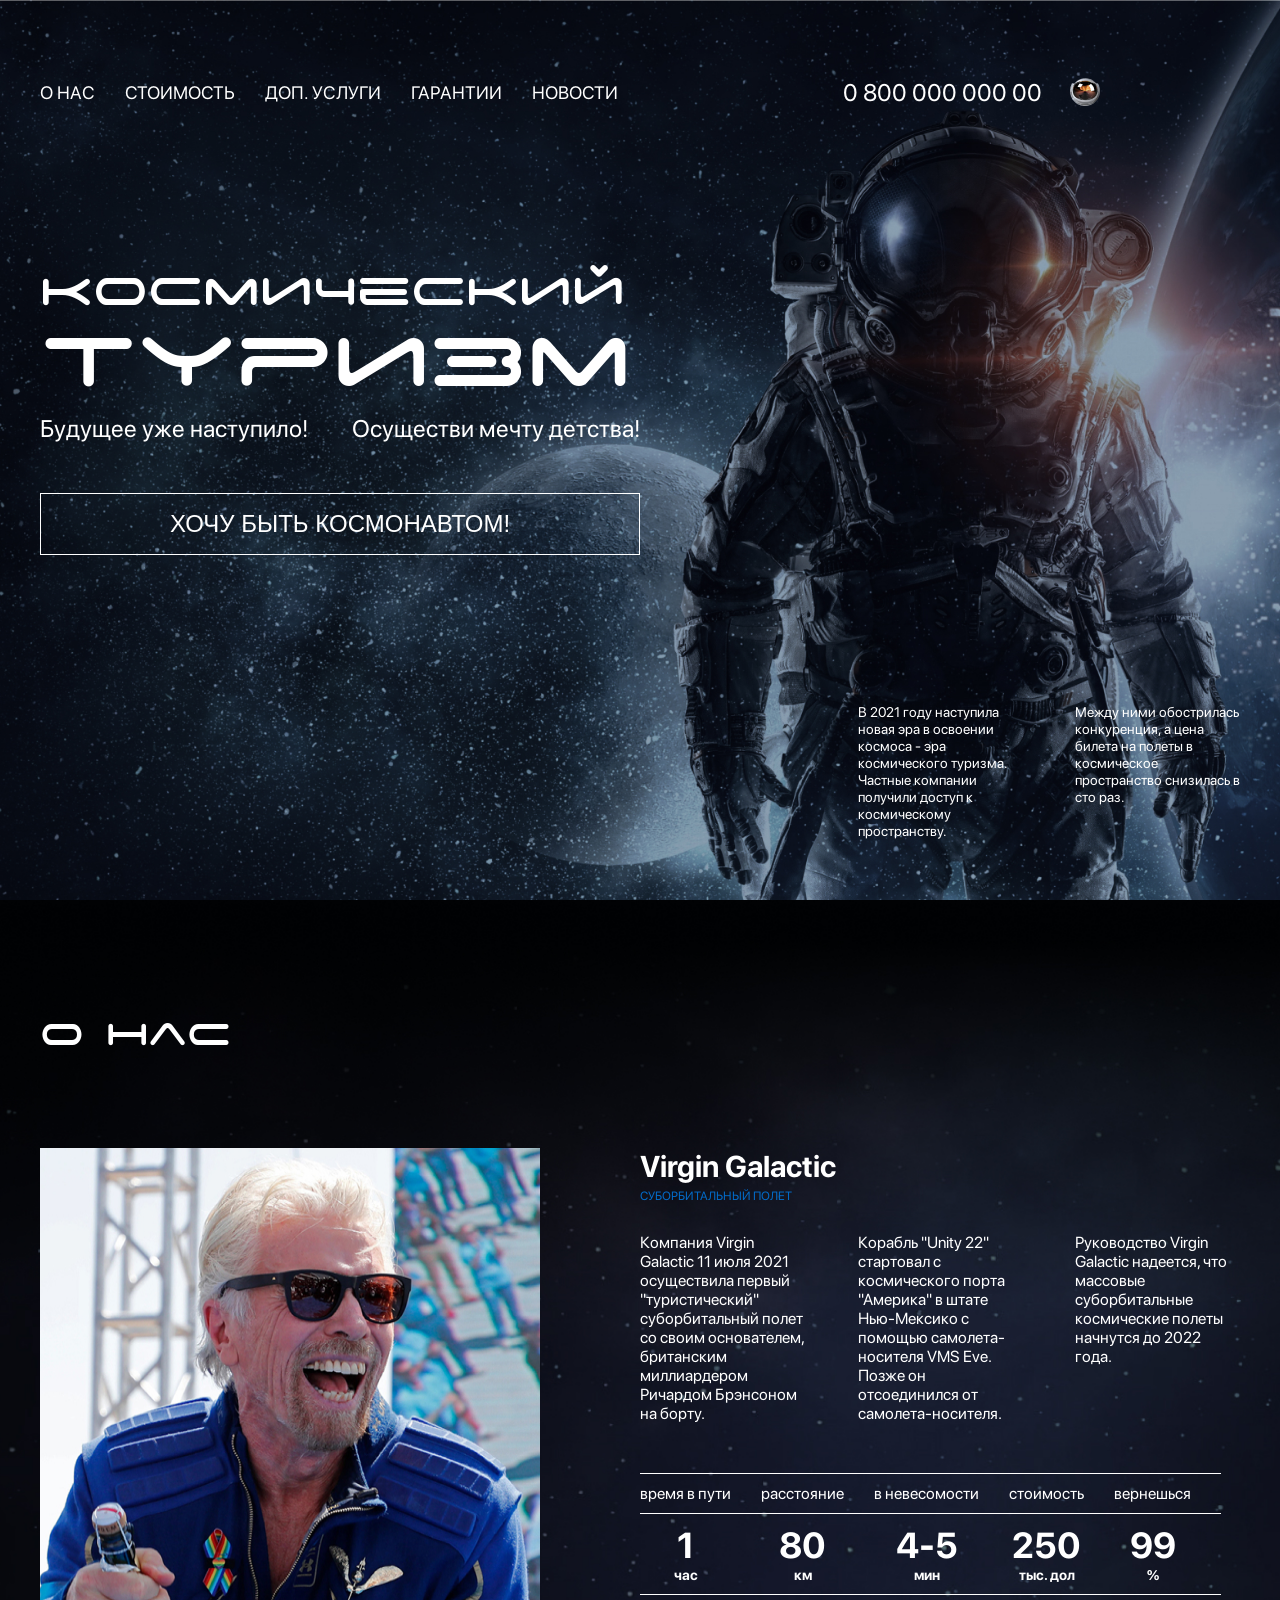
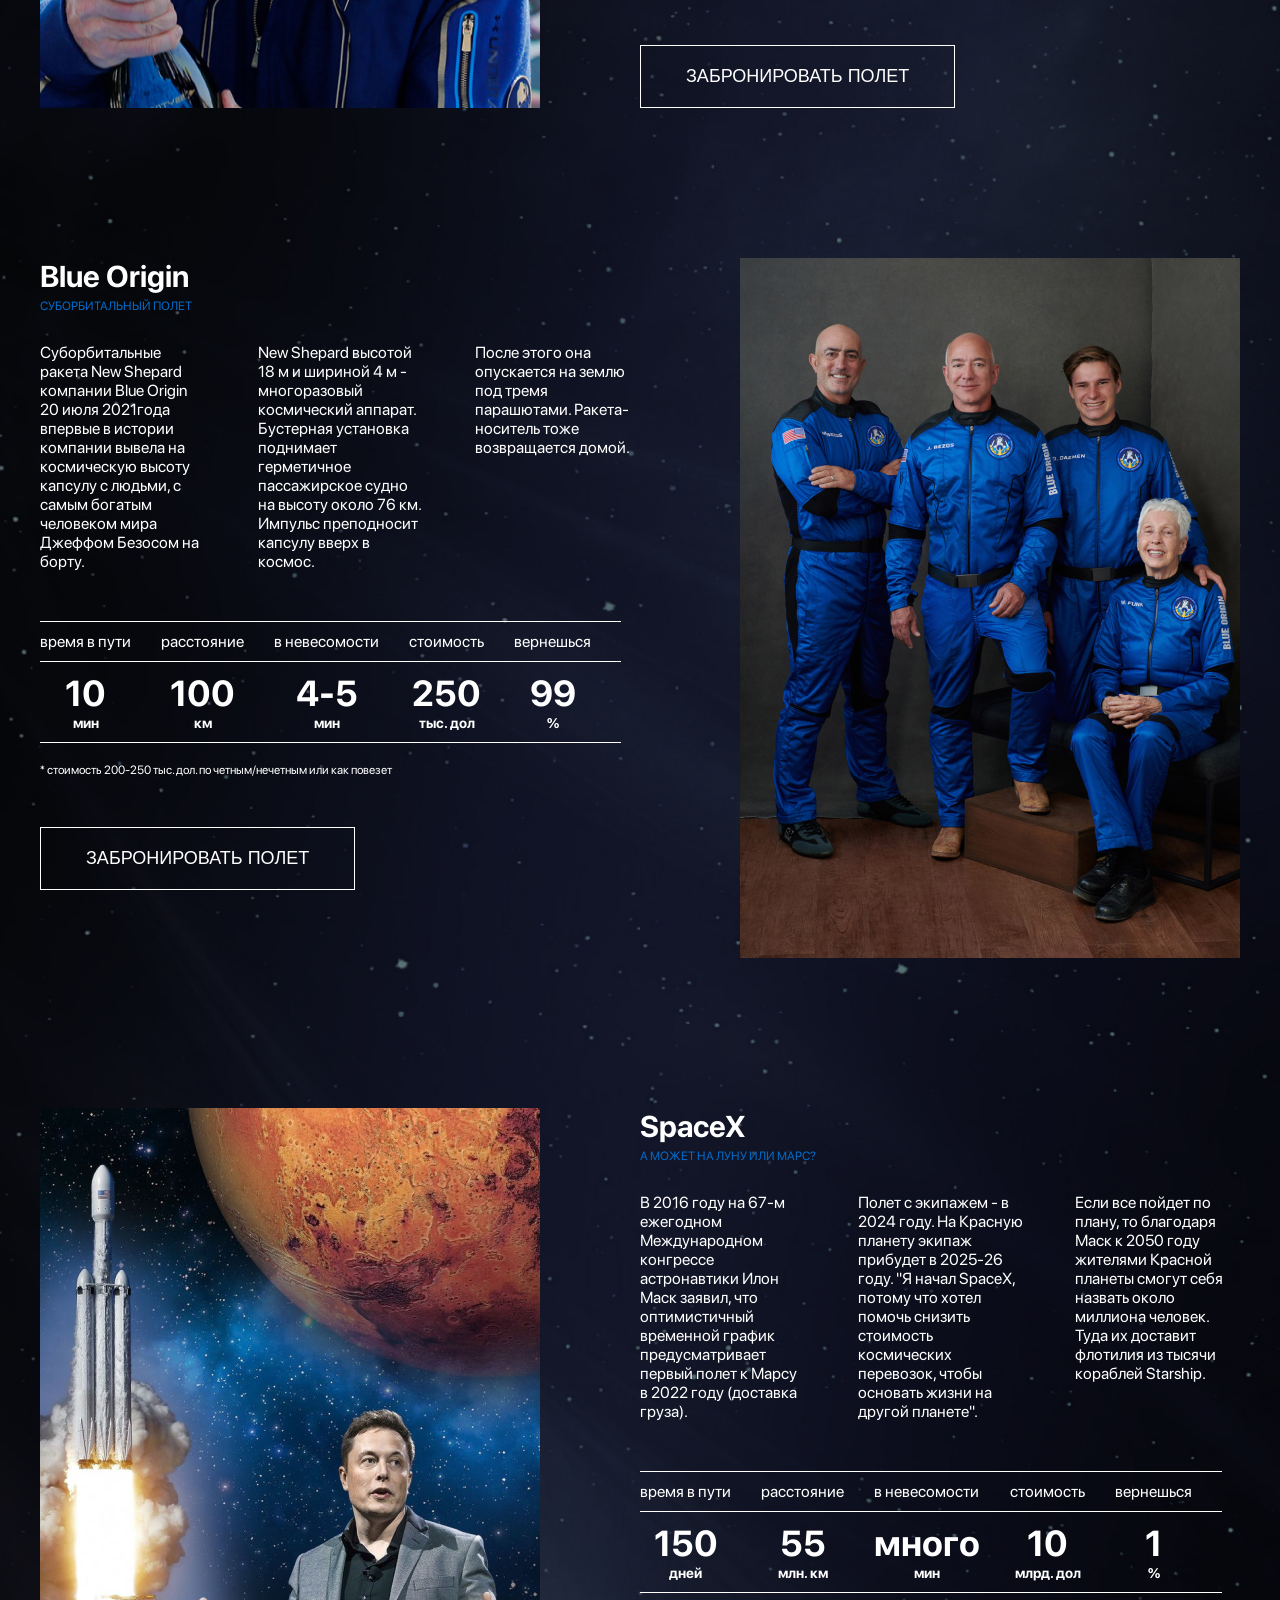
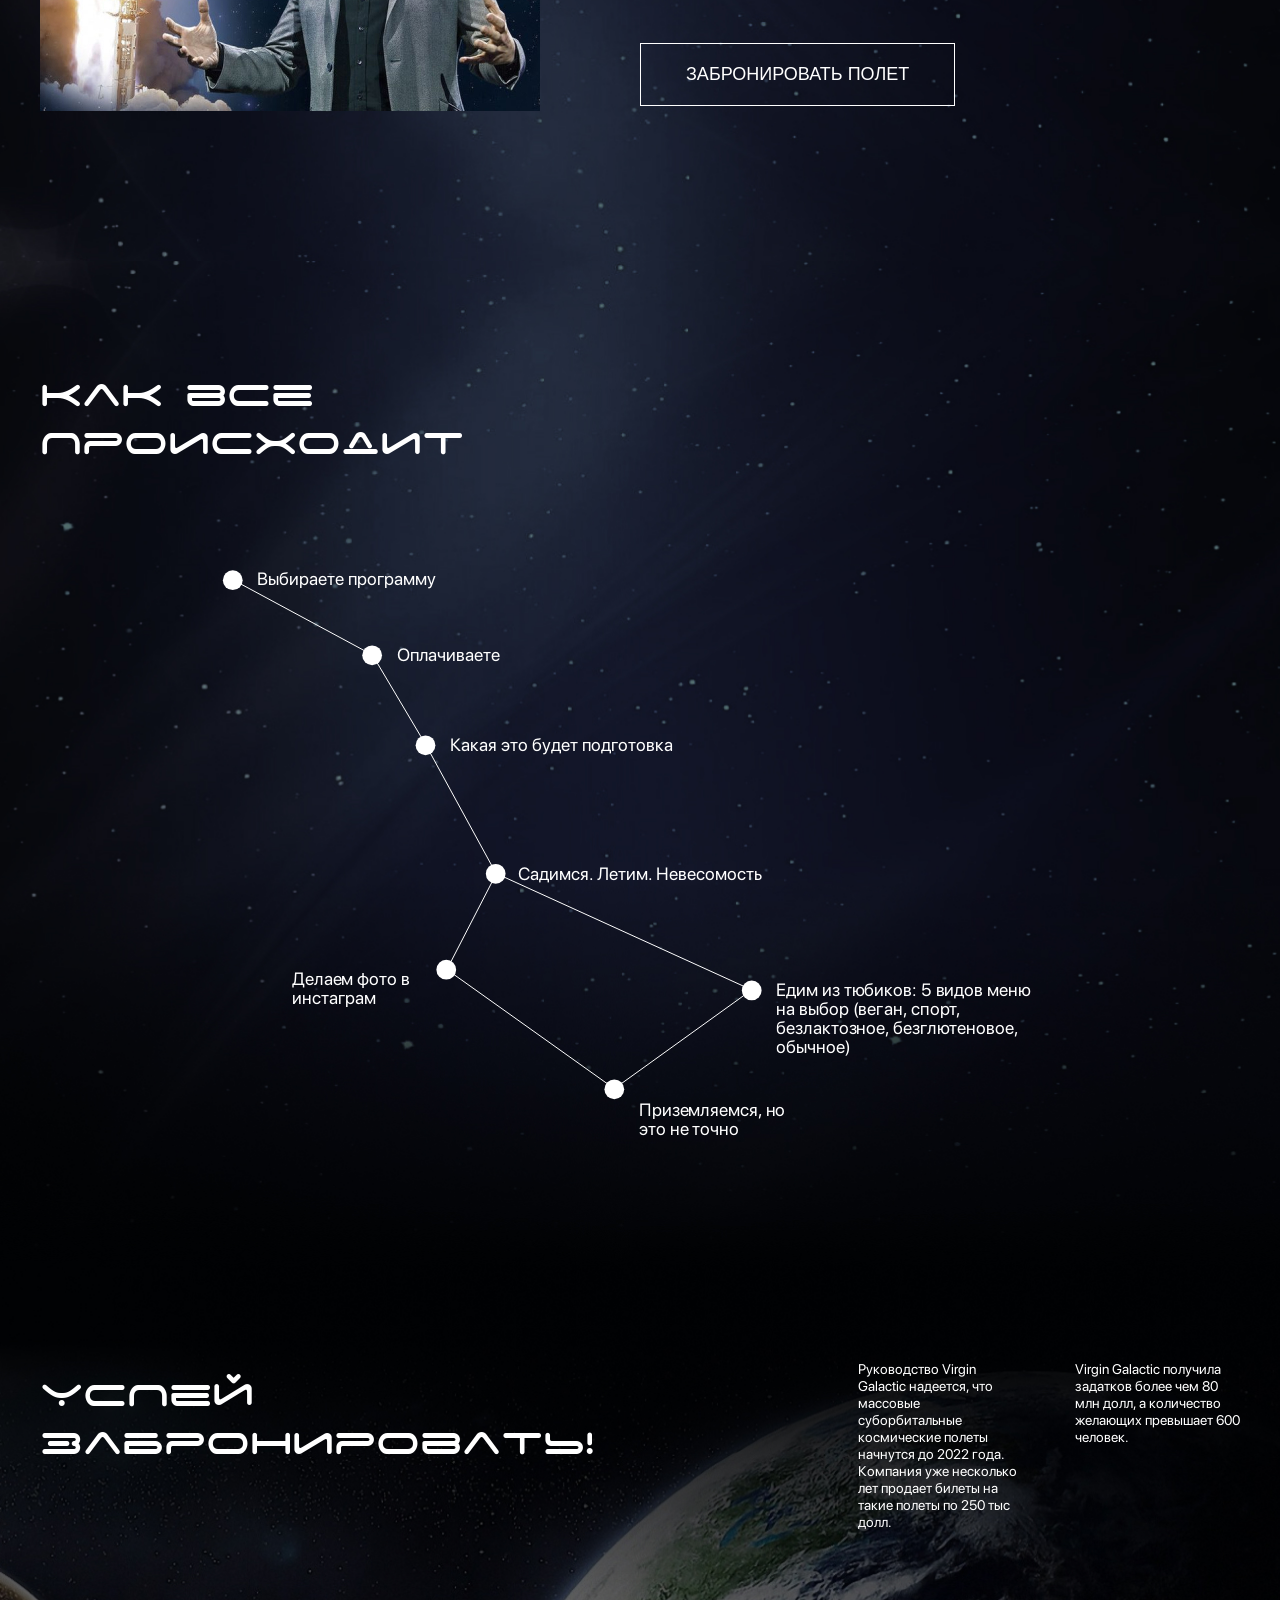
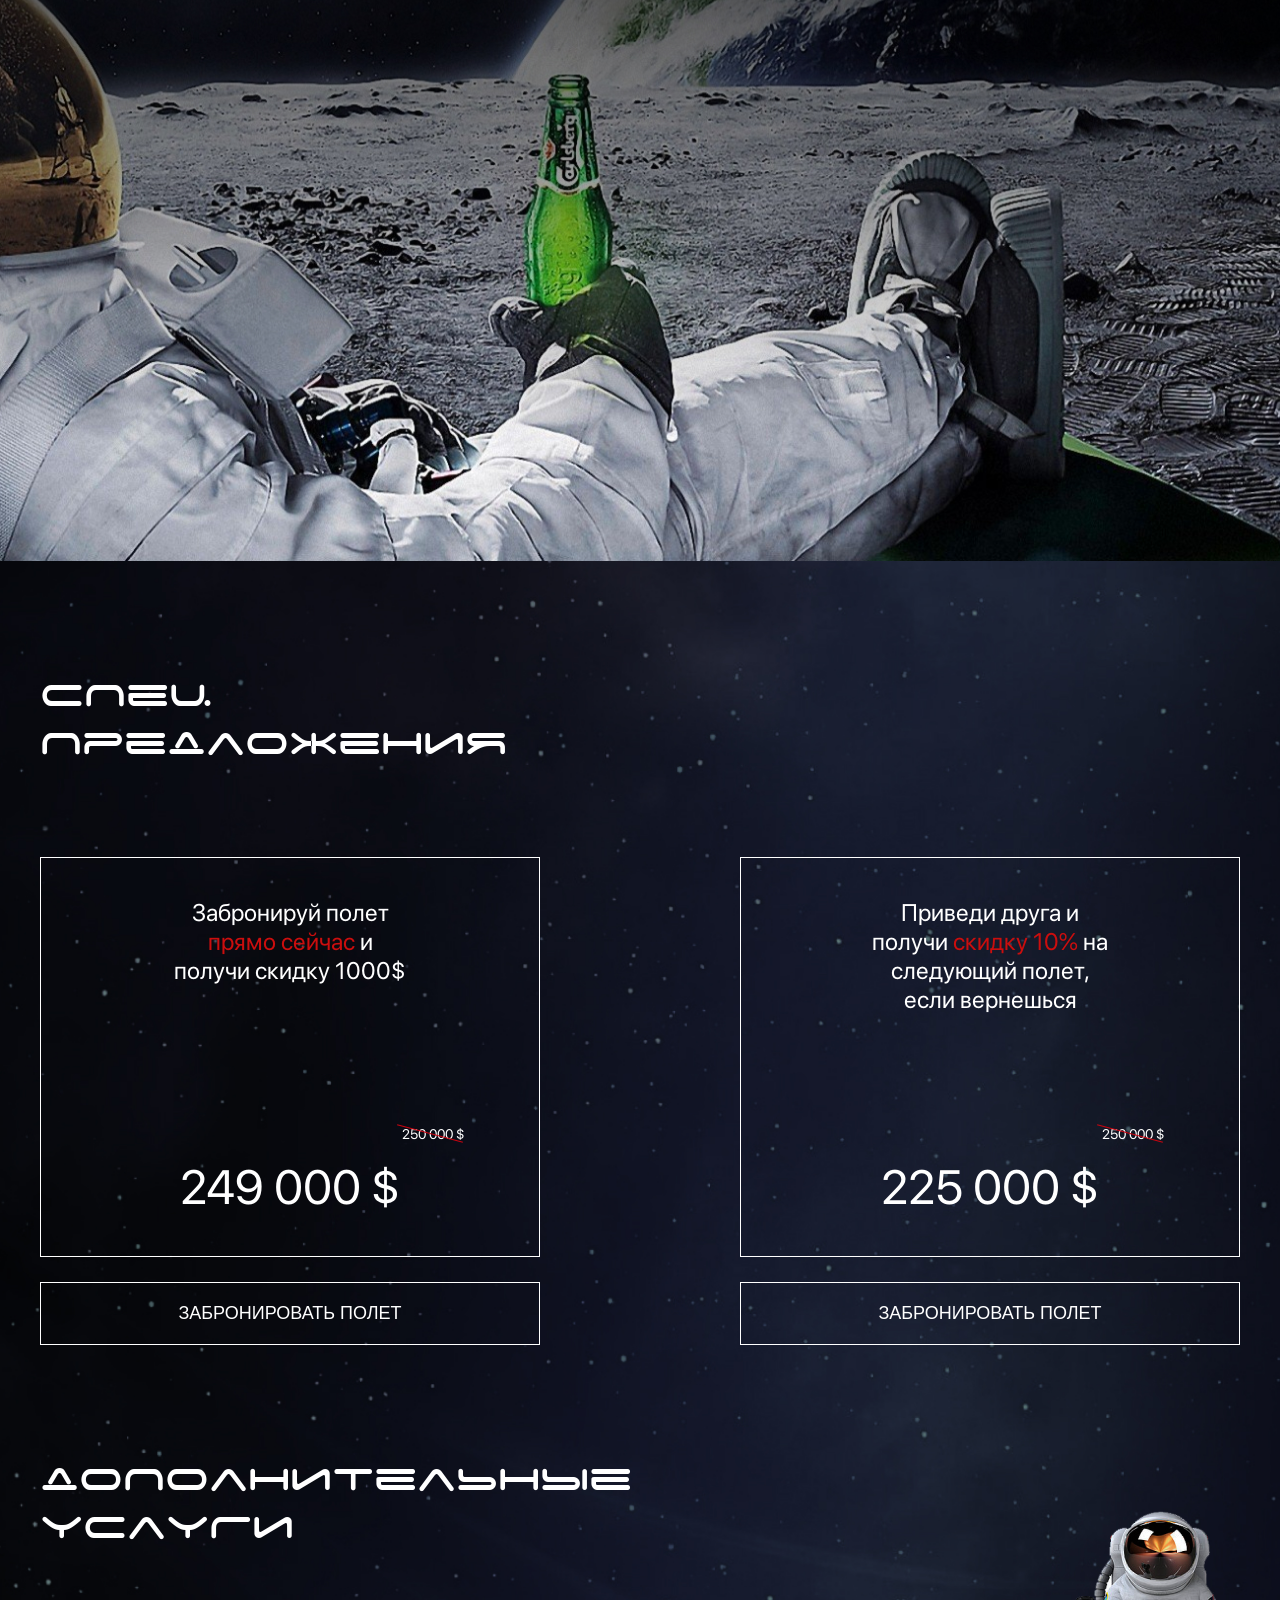
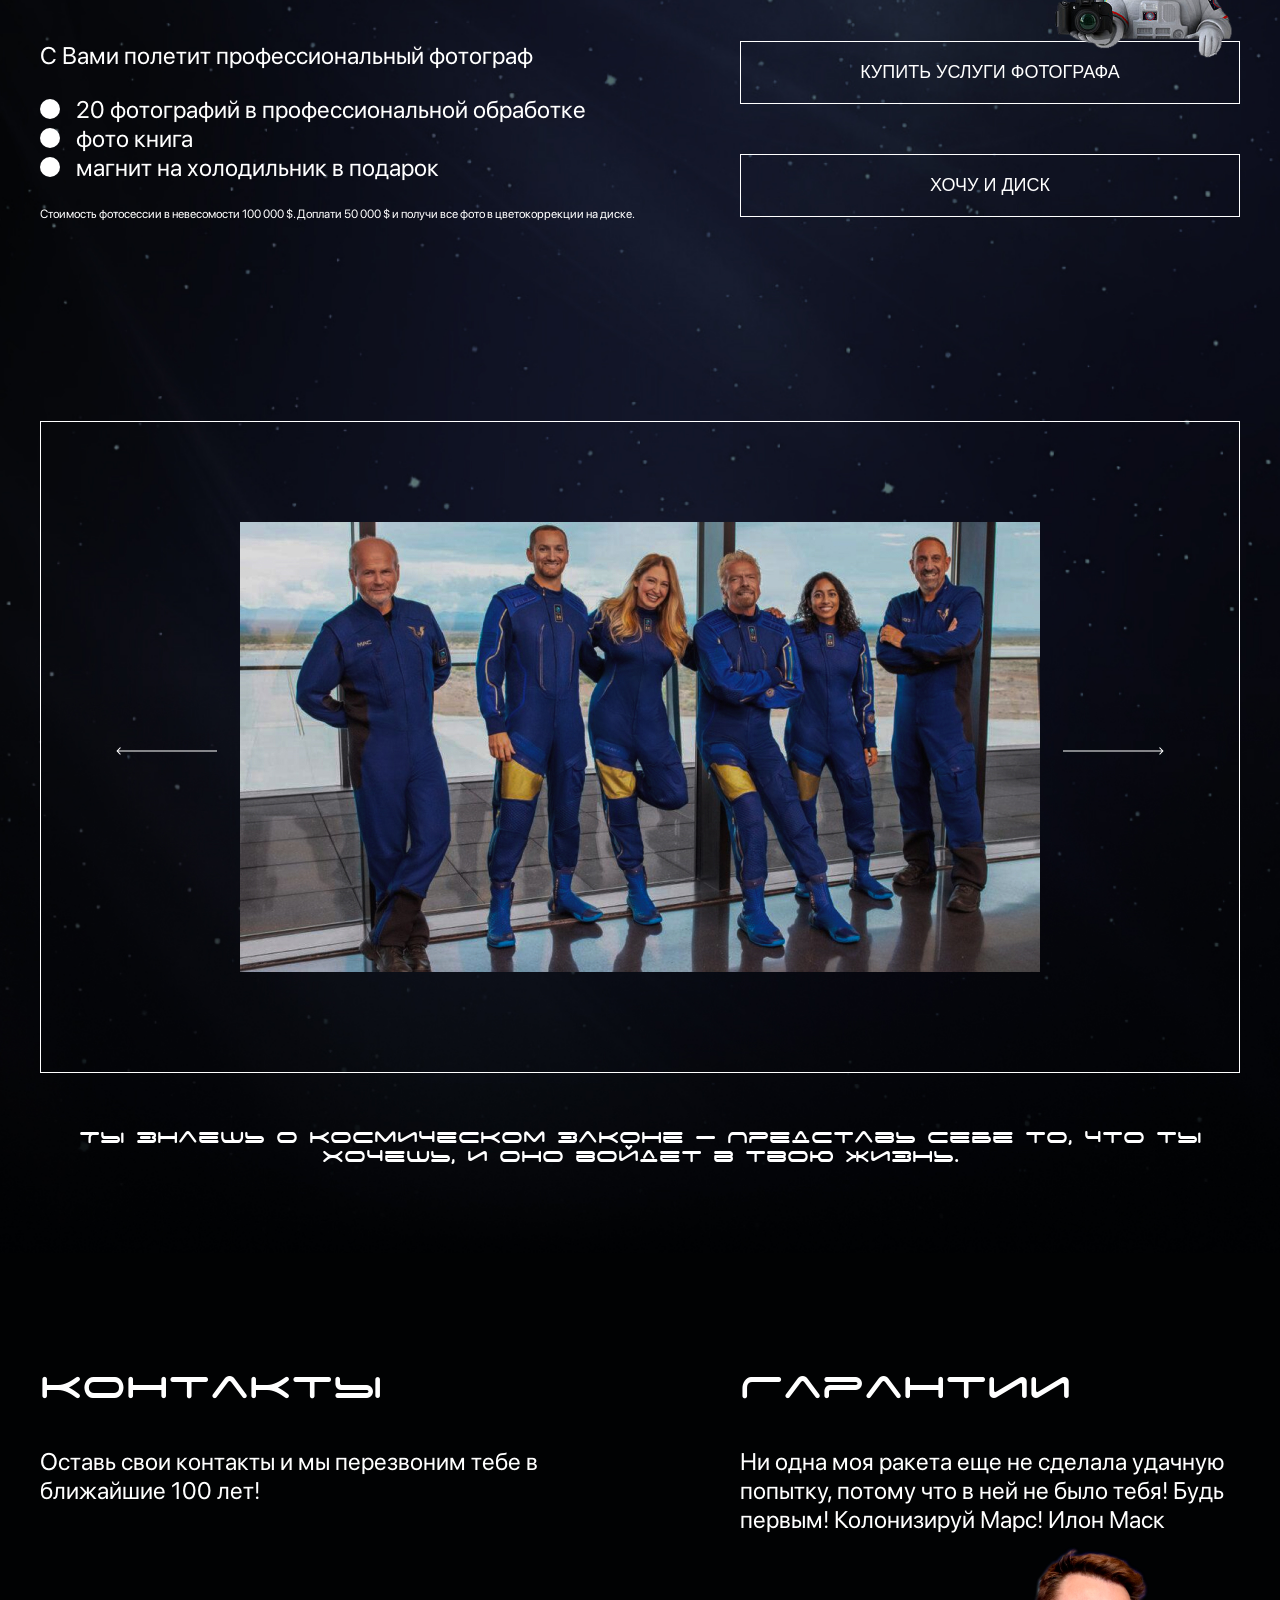
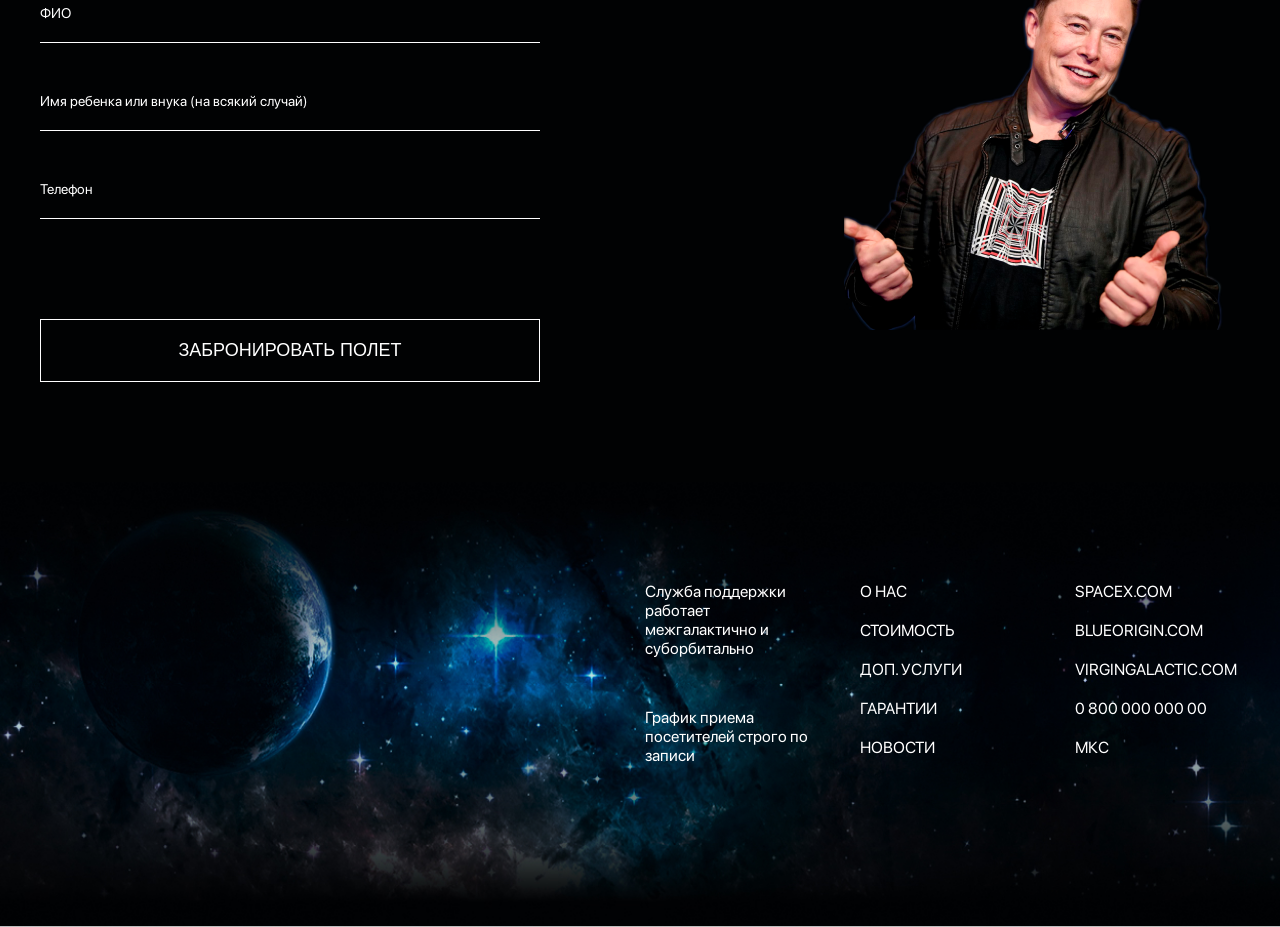
<file: html_css/index.html>
<!DOCTYPE html>
<html lang="en">
<head>
  <meta charset="UTF-8">
  <meta name="viewport" content="width=device-width, initial-scale=1.0">
  <meta http-equiv="X-UA-Compatible" content="ie=edge">
  <title>Document</title>
  <link rel="stylesheet" href="css/reset.css">
  <link rel="stylesheet" href="css/slick.css">
  <link rel="stylesheet" href="css/jquery.fancybox.css">
  <link rel="stylesheet" href="css/style.css">
</head>
<body>

  <header class="header">
    <div class="container">
      <div class="header__inner">
        <div class="header__top">
          <nav class="menu">
            <ul class="menu__list">
              <li class="menu__item"><a class="menu__link" href="#">О НАС</a></li>
              <li class="menu__item"><a class="menu__link" href="#">СТОИМОСТЬ</a></li>
              <li class="menu__item"><a class="menu__link" href="#">ДОП. Услуги</a></li>
              <li class="menu__item"><a class="menu__link" href="#">Гарантии</a></li>
              <li class="menu__item"><a class="menu__link" href="#">Новости</a></li>
            </ul>
          </nav>
          <a href="tel:080000000000" class="phone">0 800 000 000 00</a>
          <button class="login">
            <img class="login__img" src="images/login.png" alt="login img">
          </button>
        </div>

        <div class="header__content"> 
          <h1 class="header__title">
            Космический
            <span>туризм</span>
          </h1>
          <div class="header__text">
            <p>Будущее уже наступило!</p>
            <p>Осуществи мечту детства!</p>
          </div>
          <button class="header__btn">
            Хочу быть космонавтом!
          </button>
        </div>

        <div class="header__description">
          <p class="header__description-text">
            В 2021 году наступила новая эра в освоении космоса - эра космического туризма. 
            Частные компании получили 
            доступ к 
            космическому пространству. 
          </p>
          <p class="header__description-text">
            Между ними обострилась конкуренция, 
            а цена билета на полеты в космическое пространство снизилась в сто раз.
          </p>
        </div>
      </div>
    </div>
  </header>
  <main class="main">
    <section class="about">
      <div class="container">
        <h2 class="title">
          О нас
        </h2>
        <div class="about__item">
          <img class="about__img" src="images/main_richard-branson-men-in-power_posta-magazine.jpg" alt="branson">
          <div class="about__content">
            <h3 class="about__content-title">
              Virgin Galactic
            </h3>
            <h5 class="about__content-subtitle">
              суборбитальный полет
            </h5>
            <div class="about__content-text">
              <p>
                Компания Virgin Galactic 11 июля 2021 осуществила первый 
                "туристический" суборбитальный полет со своим основателем, 
                британским миллиардером Ричардом Брэнсоном на борту. 
              </p>
              <p>
                Корабль "Unity 22" стартовал с космического порта "Америка" 
                в штате Нью-Мексико с помощью самолета-носителя VMS Eve. 
                Позже он отсоединился от самолета-носителя.
              </p>
              <p>
                Руководство Virgin Galactic надеется, 
                что массовые суборбитальные космические полеты начнутся до 2022 года. 
              </p>
            </div>
            <table class="about__table">
              <tr class="about__table-tr">
                <td class="about__table-td">время в пути</td>
                <td class="about__table-td">расстояние</td>
                <td class="about__table-td">в невесомости</td>
                <td class="about__table-td">стоимость</td>
                <td class="about__table-td">вернешься</td>
              </tr>
              <tr class="about__table-tr">
                <td class="about__table-td">
                  1
                  <span>час</span>
                </td>
                <td class="about__table-td">
                  80
                  <span>км</span>
                </td>
                <td class="about__table-td">
                  4-5
                  <span>мин</span>
                </td>
                <td class="about__table-td">
                  250
                  <span>тыс. дол</span>
                </td>
                <td class="about__table-td">
                  99
                  <span>%</span>
                </td>
              </tr>
            </table>
            <button class="button">
              Забронировать полет
            </button>
          </div>
        </div>
        <div class="about__item">
          <img class="about__img" src="images/4f05a1c-------555.jpg" alt="bezos">
          <div class="about__content">
            <h3 class="about__content-title">
              Blue Origin
            </h3>
            <h5 class="about__content-subtitle">
              суборбитальный полет
            </h5>
            <div class="about__content-text">
              <p>
                Суборбитальные ракета New Shepard компании Blue Origin 20 июля 
                2021года впервые в истории компании вывела на космическую высоту капсулу с людьми, 
                с самым богатым человеком мира Джеффом  Безосом на борту. 
              </p>
              <p>
                New Shepard высотой 18 м и шириной 4 м - многоразовый космический аппарат. Бустерная установка 
                поднимает герметичное пассажирское судно на высоту около 76 км.
                Импульс преподносит капсулу вверх в космос. 
              </p>
              <p>
                После этого она опускается на землю под тремя парашютами. 
                Ракета-носитель тоже возвращается домой. 
              </p>
            </div>
            <table class="about__table">
              <caption class="about__table-caption">* стоимость 200-250 тыс. дол. 
                по четным/нечетным или как повезет</caption>
              <tr class="about__table-tr">
                <td class="about__table-td">время в пути</td>
                <td class="about__table-td">расстояние</td>
                <td class="about__table-td">в невесомости</td>
                <td class="about__table-td">стоимость</td>
                <td class="about__table-td">вернешься</td>
              </tr>
              <tr class="about__table-tr">
                <td class="about__table-td">
                  10
                  <span>мин</span>
                </td>
                <td class="about__table-td">
                  100
                  <span>км</span>
                </td>
                <td class="about__table-td">
                  4-5
                  <span>мин</span>
                </td>
                <td class="about__table-td">
                  250
                  <span>тыс. дол</span>
                </td>
                <td class="about__table-td">
                  99
                  <span>%</span>
                </td>
              </tr>
            </table>
            <button class="button">
              Забронировать полет
            </button>
          </div>
        </div>
        <div class="about__item">
          <img class="about__img" src="images/41-e1592839258323.jpg" alt="musk">
          <div class="about__content">
            <h3 class="about__content-title">
              SpaceX
            </h3>
            <h5 class="about__content-subtitle">
              А может на Луну или Марс?
            </h5>
            <div class="about__content-text">
              <p>
                В 2016 году на 67-м ежегодном Международном конгрессе астронавтики Илон Маск заявил, 
                что оптимистичный временной график предусматривает первый полет к Марсу в 2022 году (доставка груза).
              </p>
              <p>
                Полет с экипажем - в 2024 году.
                На Красную планету экипаж прибудет в 2025-26 году.
                "Я начал SpaceX, потому что хотел помочь снизить стоимость космических перевозок, 
                чтобы основать жизни на другой планете".
              </p>
              <p>
                Если все пойдет по плану, то благодаря Маск к 2050 году жителями 
                Красной планеты смогут себя назвать около миллиона человек.
                 Туда их доставит флотилия из тысячи кораблей Starship. 
              </p>
            </div>
            <table class="about__table">
              <tr class="about__table-tr">
                <td class="about__table-td">время в пути</td>
                <td class="about__table-td">расстояние</td>
                <td class="about__table-td">в невесомости</td>
                <td class="about__table-td">стоимость</td>
                <td class="about__table-td">вернешься</td>
              </tr>
              <tr class="about__table-tr">
                <td class="about__table-td">
                  150
                  <span>дней</span>
                </td>
                <td class="about__table-td">
                  55
                  <span>млн. км</span>
                </td>
                <td class="about__table-td">
                  много
                  <span>мин</span>
                </td>
                <td class="about__table-td">
                  10
                  <span>млрд. дол</span>
                </td>
                <td class="about__table-td">
                  1
                  <span>%</span>
                </td>
              </tr>
            </table>
            <button class="button">
              Забронировать полет
            </button>
          </div>
        </div>
      </div>
    </section>
    <section class="how-to">
      <div class="container">
        <h2 class="title">
          Как все <br> происходит
        </h2>
        <div class="how-to__box">
           <svg width="855" height="600" viewBox="0 0 865 600" fill="none" xmlns="http://www.w3.org/2000/svg">
            <line x1="20.2474" y1="19.56552" x2="161.247" y2="95.5655" stroke="white"/>
            <line x1="161.43" y1="95.7448" x2="215.43" y2="186.745" stroke="white"/>
            <line x1="215.439" y1="186.76" x2="286.439" y2="316.76" stroke="white"/>
            <line x1="286.444" y1="317.229" x2="236.444" y2="414.229" stroke="white"/>
            <line x1="286.207" y1="316.545" x2="545.207" y2="434.545" stroke="white"/>
            <line x1="236.29" y1="413.593" x2="406.29" y2="534.593" stroke="white"/>
            <line x1="405.708" y1="534.594" x2="544.708" y2="434.594" stroke="white"/>
            <g>
            <circle cx="20" cy="20" r="10" fill="white"/>
            <text x="45" y="25" fill="white">Выбираете программу</text>
            </g>
            <g>
            <circle cx="161" cy="96" r="10" fill="white"/>
            <text x="186" y="102" fill="white">Оплачиваете</text>
            </g> 
            <g>
            <circle cx="215" cy="187" r="10" fill="white"/>
            <text x="240" y="193" fill="white">Какая это будет подготовка</text>
            </g>
            <g>
            <circle cx="286" cy="317" r="10" fill="white"/>
            <text x="309" y="323" fill="white">Садимся. Летим. Невесомость</text>
            </g>
            <g>
            <circle cx="236" cy="414" r="10" fill="white"/>
            <foreignObject x="80" y="414" width="120" height="80">
              <p>
                Делаем фото в инстаграм
              </p>
              </foreignObject>
              </g>
            <g>
            <circle cx="406" cy="535" r="10" fill="white"/>
            <foreignObject x="431" y="546" width="154" height="70">
              <p>
                Приземляемся, но это не точно
              </p>
              </foreignObject>
            </g>
              <g>
              <circle cx="545" cy="435" r="10" fill="white"/>
              <foreignObject x="570" y="425" width="273" height="100">
              <p>
                Едим из тюбиков: 5 видов меню на выбор (веган, спорт, безлактозное, безглютеновое, обычное)
              </p>
              </foreignObject>
            </g>
            </svg>
        </div>
      </div>
    </section>
    <section class="to-book">
      <div class="container">
        <div class="to-book__inner">
          <h2 class="title">
            Успей <br> забронировать!
          </h2>
          <p class="to-book__text">
            Руководство Virgin Galactic надеется, что массовые
             суборбитальные космические полеты начнутся до 2022 года. 
             Компания уже несколько лет продает билеты на такие полеты по 250 тыс долл.
          </p>
          <p class="to-book__text">
            Virgin Galactic получила задатков более чем 80 млн долл, 
            а количество желающих превышает 600 человек.
          </p>
        </div>
      </div>
    </section>
    <section class="info">
    <div class="special-offer">
      <div class="container">
        <h2 class="title">
          Спец <br> предложения
        </h2>
        <div class="special-offer__inner">
          <div class="special-offer__item">
            <div class="special-offer__item-box">
              <p class="special-offer__item-text">
                Забронируй полет 
                <span>прямо сейчас</span>
                и получи скидку 
                1000$
              </p>
              <div class="special-offer__price">
                <p class="special-offer__oldprice">250 000 $</p>
                <p class="special-offer__newprice">249 000 $</p>
              </div>
            </div>
            <button class="button special-offer__btn">Забронировать полет</button>
          </div>
          <div class="special-offer__item">
            <div class="special-offer__item-box">
              <p class="special-offer__item-text">
                Приведи друга и получи <span>скидку 10%</span> 
                на следующий полет, если вернешься
              </p>
              <div class="special-offer__price">
                <p class="special-offer__oldprice">250 000 $</p>
                <p class="special-offer__newprice">225 000 $</p>
              </div>
            </div>
            <button class="button special-offer__btn">Забронировать полет</button>
          </div>
        </div>
      </div>
    </div>
    <div class="services">
      <div class="container">
      <h2 class="title">
        Дополнительные <br> услуги
      </h2>
      <div class="services__inner">
        <div class="services__box-list">
          <p class="services__list-title">
            С Вами полетит профессиональный фотограф
          </p>
          <ul class="services__list">
            <li class="services__list-item">20 фотографий в профессиональной обработке</li>
            <li class="services__list-item">фото книга</li>
            <li class="services__list-item">магнит на холодильник в подарок</li>
          </ul>
          <p class="services__description">
            Стоимость фотосессии в невесомости 100 000 $.  
            Доплати 50 000 $ и получи все фото в цветокоррекции на диске.
          </p>
        </div>
        <div class="services__buttons">
          <button class="button services__btn services__btn--first">КУПИТЬ УСЛУГИ ФОТОГРАФА</button>
          <button class="button services__btn">ХОЧУ И ДИСК</button>
          </div>
        </div>
      </div>  
    </div>
    <div class="slider">
      <div class="container">
      <div class="slider__inner">
        <div class="slider__box">
          <div class="slider__box-item">
            <img class="slider__box-img" src="images/slider.jpg" alt="">
          </div>
          <div class="slider__box-item">
            <img class="slider__box-img" src="images/slider.jpg" alt="">
            </div>
            <div class="slider__box-item">
            <img class="slider__box-img" src="images/slider.jpg" alt="">
            </div>
        </div>
      </div>
      <p class="slider__description">
        Ты знаешь о Космическом законе – представь себе то, что ты хочешь, и оно войдет в твою жизнь.
      </p>
      </div>
    </div>
    </section>
    <section class="contacts">
      <div class="container">
        <div class="contacts__inner">
          <div class="contacts__box">
            <h2 class="title contacts__title">
              Контакты
            </h2>
            <p class="contacts__box-text">
              Оставь свои контакты и мы перезвоним тебе в ближайшие 100 лет!
            </p>
            <form class="contacts__form">
              <input class="contacts__form-input" placeholder="ФИО" type="text">
              <input class="contacts__form-input" placeholder="Имя ребенка или внука (на всякий случай)" type="text">
              <input class="contacts__form-input" placeholder="Телефон" type="tel">
              <button class="button contacts__btn" type="submit">Забронировать полет</button>
            </form>
          </div>
          <div class="contacts__guarantees">
            <h2 class="title contacts__title">
              Гарантии
            </h2>
            <p class="contacts__guarantees-text">Ни одна моя ракета еще не
               сделала удачную попытку, потому что в ней не было тебя!
              Будь первым! Колонизируй Марс!
              Илон Маск</p>
              <img class="contacts__guarantees-img" src="images/musk-guarantees.png" alt="musk">
          </div>
        </div>
      </div>
    </section>
  </main>
  <footer class="footer">
    <div class="container">
      <div class="footer__inner">
      <div class="footer__text">
        <p>
          Служба поддержки работает межгалактично и суборбитально
        </p>
        <p>
          График приема посетителей строго по записи
        </p>
      </div>
      <ul class="footer__menu">
        <li class="footer__menu-item"><a class="footer__menu-link" href="#">О НАС</a></li>
        <li class="footer__menu-item"><a class="footer__menu-link" href="#">СТОИМОСТЬ</a></li>
        <li class="footer__menu-item"><a class="footer__menu-link" href="#">ДОП. Услуги</a></li>
        <li class="footer__menu-item"><a class="footer__menu-link" href="#">Гарантии</a></li>
        <li class="footer__menu-item"><a class="footer__menu-link" href="#">Новости</a></li>
      </ul>
      <ul class="footer__links">
        <li class="footer__links-item"><a class="footer__links-link" href="#">spacex.com</a></li>
        <li class="footer__links-item"><a class="footer__links-link" href="#">blueorigin.com</a></li>
        <li class="footer__links-item"><a class="footer__links-link" href="#">virgingalactic.com</a></li>
        <li class="footer__links-item"><a class="footer__links-link" href="tel:080000000000">0 800 000 000 00</a></li>
        <li class="footer__links-item"><a class="footer__links-link" href="#">МКС</a></li>
      </ul>
    </div>
  </div>
  </footer>

  <script src="https://ajax.googleapis.com/ajax/libs/jquery/3.4.1/jquery.min.js"></script>
  <script src="js/slick.min.js"></script>
  <script src="js/jquery.fancybox.min.js"></script>
  <script src="js/main.js"></script>
</body>
</html>
</file>
<file: html_css/css/style.css>
*,
*::before,
*::after{
    box-sizing: border-box;
}

@font-face{
    font-family: 'sf-pro-display';
    src: url('../fonts/SF-Pro-Display-Regular.woff2') format('woff2'),
         url('../fonts/SF-Pro-Display-Regular.woff') format('woff');
    font-style: normal;
    font-weight: normal;
    font-display: swap;
}

@font-face{
    font-family: 'sf-pro-display';
    src: url('../fonts/SF-Pro-Display-Bold.woff2') format('woff2'),
         url('../fonts/SF-Pro-Display-Bold.woff') format('woff');
    font-style: normal;
    font-weight: bold;
    font-display: swap;
}

@font-face{
    font-family: 'spaceagecyrillic';
    src: url('../fonts/spaceagecyrillic-regular.woff2') format('woff2'),
         url('../fonts/spaceagecyrillic-regular.woff') format('woff');
    font-style: normal;
    font-weight: normal;
    font-display: swap;
}

a{
    color: inherit;
    text-decoration: none;
}

button{
    border: none;
    background-color: transparent;
    cursor: pointer;
    color: inherit;
}

body{
    font-family: 'sf-pro-display';
    font-size: 16px;
    line-height: 19px;
    font-weight: 400;
    color: #fff;
}

.container{
    max-width: 1220px;
    margin-left: auto;
    margin-right: auto;
    padding-left: 10px;
    padding-right: 10px;
}

.title{
    font-family: 'spaceagecyrillic';
    padding: 100px 0;
    font-size: 48px;
    line-height: 48px;
    font-weight: 400;
}

.button{
    text-transform: uppercase;
    border: 1px solid #fff;
    font-size: 18px;
    line-height: 21px;
    padding: 20px 45px;
}

.header{
    background-image: url(../images/header_bg.jpg);
    background-position: center;
    background-repeat: no-repeat;
    background-size: cover;
}

.header__inner{
    display: flex;
    flex-direction: column;
    justify-content: space-between;
    min-height: 100vh;
}

.header__top{
    display: flex;
    justify-content: space-between;
    align-items: center;
    padding: 75px 0 30px;
}

.menu__list{
    display: flex;
}

.menu__item{
    margin-right: 30px;
}

.menu__link{
    text-transform: uppercase;
    font-size: 18px;
    line-height: 21px;
    transition: color .5s;

}

.menu__link:hover{
    color: #cb0e0e;
} 

.phone{
    font-size: 24px;
    line-height: 29px;
    margin-left: auto;
}

.header__content{
    max-width: 600px ;
}

.login{
    margin-left: 22px;
    margin-right: 134px;
}

.header__title{
    font-family: 'spaceagecyrillic';
    font-size: 60px;
    line-height: 60px;
    font-weight: 400;
    margin-bottom: 20px;
}

.header__title span{
    font-size: 110px;
}

.header__text{
    font-size: 24px;
    line-height: 29px;
    display: flex;
    justify-content: space-between;
    flex-wrap: wrap;
    margin-bottom: 50px;
}

.header__btn{
    font-size: 24px;
    line-height: 29px;
    text-transform: uppercase;
    text-align: center;
    width: 100%;
    border: 1px solid #fff;
    padding: 15px 10px 16px;
}

.header__description{
    display: flex;
    justify-content: flex-end;
    margin-top: 40px;
    margin-bottom: 5%;
}

.header__description-text{
    width: 165px;
    font-size: 14px;
    line-height: 17px;
}

.header__description-text + .header__description-text{
    margin-left: 52px;
}

.about{
    background-image: url(../images/about-bg.jpg);
    background-size: cover;
    background-position: center;
    background-repeat: no-repeat;
}

.about__item{
    display: flex;
    justify-content: space-between;
    flex-wrap: wrap;
    padding-bottom: 150px;
}

.about__item:nth-child(odd){
    flex-direction: row-reverse;
}

.about__img{
    max-width: 100%;
}

.about__content{
    width: 600px;

}

.about__content-title{
    font-size: 30px;
    line-height: 36px;
    font-weight: 700;
    margin-bottom: 5px;
}

.about__content-subtitle{
    font-size: 12px;
    line-height: 14px;
    font-weight: 400;
    color: #036cca;  
    margin-bottom: 30px;
    text-transform: uppercase;
}

.about__content-text{
    display: flex;
    justify-content: space-between;
    margin-bottom: 50px;
}

.about__content-text p{
    width: 165px;
}

.about__table-caption{
    caption-side: bottom;
    text-align: left;
    margin-top: 20px;
    font-size: 12px;
    line-height: 14px;
}

.about__table{
    margin-bottom: 50px;
}
.about__table-tr{
    border: 1px solid #fff;
    border-left: none;
    border-right: none;
}

.about__table-tr + .about__table-tr{
    font-size: 36px;
    line-height: 43px;
    font-weight: bold; 
    text-align: center;
}

.about__table-td{
    padding: 10px 30px 10px 0;
}
.about__table-td span{
    font-size: 14px;
    line-height: 17px;
    display: block;
}

.how-to{
    background-image: url(../images/howto-bg.jpg);
    background-repeat: no-repeat;
    background-position: top center;
    background-size: cover;
    padding-bottom: 100px;
}

.how-to__box{
    text-align: center;
}

.how-to__box circle,
.how-to__box text,
foreignObject{
    transition: all .5s;
    cursor: pointer;
    font-size: 18px;
}

.how-to__box g:hover circle{
    r:15px;
    fill: #036cca;
}

.how-to__box g:hover text{
    fill: #036cca;
    font-size: 22px;
}

.how-to__box g:hover foreignObject{
    color: #036cca;
    font-size: 22px;
}

foreignObject{
    text-align: left;
}

.to-book{
    background-image: url(../images/tobook-bg.jpg);
    background-repeat: no-repeat;
    background-position: top center;
    background-size: cover;
    min-height: 100vh;
}

.to-book__inner{
    display: flex;
    justify-content: space-between;
}

.to-book__text{
    width: 165px;
    font-size: 14px;
    line-height: 17px;
    margin-top: 100px;
    margin-left: auto;
    margin-right: 52px;
}

.to-book__text + .to-book__text{
    margin-right: 0;
    margin-left: 0;
}

.info{
    background-image: url(../images/info-bg.jpg);
    background-position: top center;
    background-repeat: no-repeat;
    background-size: cover;
    padding-bottom: 100px;
}

.special-offer__inner{
    display: flex;
    justify-content: space-between;
}

.special-offer__item{
    width: 500px;
}

.special-offer__item-box{
    min-height: 400px;
    display: flex;
    flex-direction: column;
    justify-content: space-between;
    margin-bottom: 25px;
    border: 1px solid #fff;
    padding: 40px 75px;
    text-align: center;
}

.special-offer__item-text{
    font-size: 24px;
    line-height: 29px;
    width: 236px;
    margin: 0 auto;
}

.special-offer__item-text span{
    color: #cb0e0e;
}

.special-offer__oldprice{
    text-align: right;
    font-size: 14px;
    line-height: 17px;
    margin-bottom: 16px;
    position: relative;

}

.special-offer__oldprice::before{
    content: '';
    position: absolute;
    width: 68px;
    height: 1px;
    background-color: #cb030e;
    top: 7px;
    right: 0;
    transform: rotate(15deg);

}

.special-offer__newprice{
    font-size: 48px;
    line-height: 57px;
}

.special-offer__btn{
    width: 100%;
}

.services{
    padding-bottom: 200px;
}
.services__inner{
    display: flex;
    justify-content: space-between;
}

.services__box-list{
    width: 620px;
    margin-right: 80px;
    font-size: 24px;
    line-height: 29px;
}
.services__list-title{
    margin-bottom: 25px;
}

.services__list{
    list-style: none;
    margin-bottom: 25px;
    
}

.services__list-item{
    padding-left: 36px;
    position: relative;
}

.services__list-item::before{
    content: "";
    position: absolute;
    width: 20px;
    height: 20px;
    background-color: #fff;
    border-radius: 50%;
    left: 0;
    top: 4px;
}

.services__description{
    font-size: 12px;
    line-height: 14px;
}

.services__buttons{
    width: 500px;
}

.services__btn{
    width: 100%;
}

.services__btn--first{
    margin-bottom: 50px;
    position: relative;
}

.services__btn--first::before{
    content: "";
    position: absolute;
    right: 0;
    bottom: 43px;
    background-image: url(../images/file-photo.png);
    width: 192px;
    height: 150px;
}

.slider{
    text-align: center;
}

.slider__inner{
    margin-bottom: 50px;
    border: 1px solid #fff;
    padding: 100px 0;
}

.slider__description{
    font-family: 'spaceagecyrillic';
    font-size: 24px;
    height: 30px;
}

.slider__box-img{
    margin: 0 auto;
}

.slider__arrow{
    cursor: pointer;
    position: absolute;
    top: 50%;
    z-index: 5;
}

.slider__arrow-left{
    left: 75px;
}

.slider__arrow-right{
    right: 75px;
}

.contacts{
    background-color: #010203;
    padding-bottom: 100px;
}

.contacts__inner{
    display: flex;
    justify-content: space-between;
}

.contacts__box{
    width: 500px;
}

.contacts__title{
   padding-bottom: 46px; 
}

.contacts__box-text{
    font-size: 24px;
    line-height: 29px;
    margin-bottom: 80px;
}

.contacts__form-input{
    background-color: #010203;
    border: none;
    border-bottom: 1px solid #fff;
    margin-bottom: 30px;
    color: #fff;
    font-family: 'sf-pro-display';
    font-size: 14px;
    line-height: 17px;
    padding: 20px 0;
    width: 100%;
}

.contacts__form-input::placeholder{
    color: #fff;
    font-family: 'sf-pro-display';
    font-size: 14px;
    line-height: 17px; 
}

.contacts__btn{
    margin-top: 70px;
    width: 100%;
}

.contacts__guarantees{
    width: 500px;
}

.contacts__guarantees-text{
    font-size: 24px;
    line-height: 29px;
}

.contacts__guarantees-img{
    display: flex;
    justify-content: flex-end;
    margin-left: auto;
}

.footer{
    background-image: url(../images/footer-bg.jpg);
    background-size: cover;
    background-repeat: no-repeat;
    background-position: top center;
    padding: 100px 0 150px;
}

.footer__inner{
    display: flex;
    justify-content: flex-end;
}

.footer__text{
    width: 165px;
    margin-right: 50px;
}
.footer__text p + p{
    margin-top: 50px;
}

.footer__menu{
    list-style: none;
    width: 120px;
    margin-right: 95px;
}

.footer__links{
    list-style: none;
    width: 165px;
}

.footer__menu-item,
.footer__links-item{
    margin-bottom: 20px;
}

.footer__links-link,
.footer__menu-link{
    text-transform: uppercase;
    transition: color .5s;
}

.footer__links-link:hover,
.footer__menu-link:hover{
    color: #cb0e0e;
}
</file>
